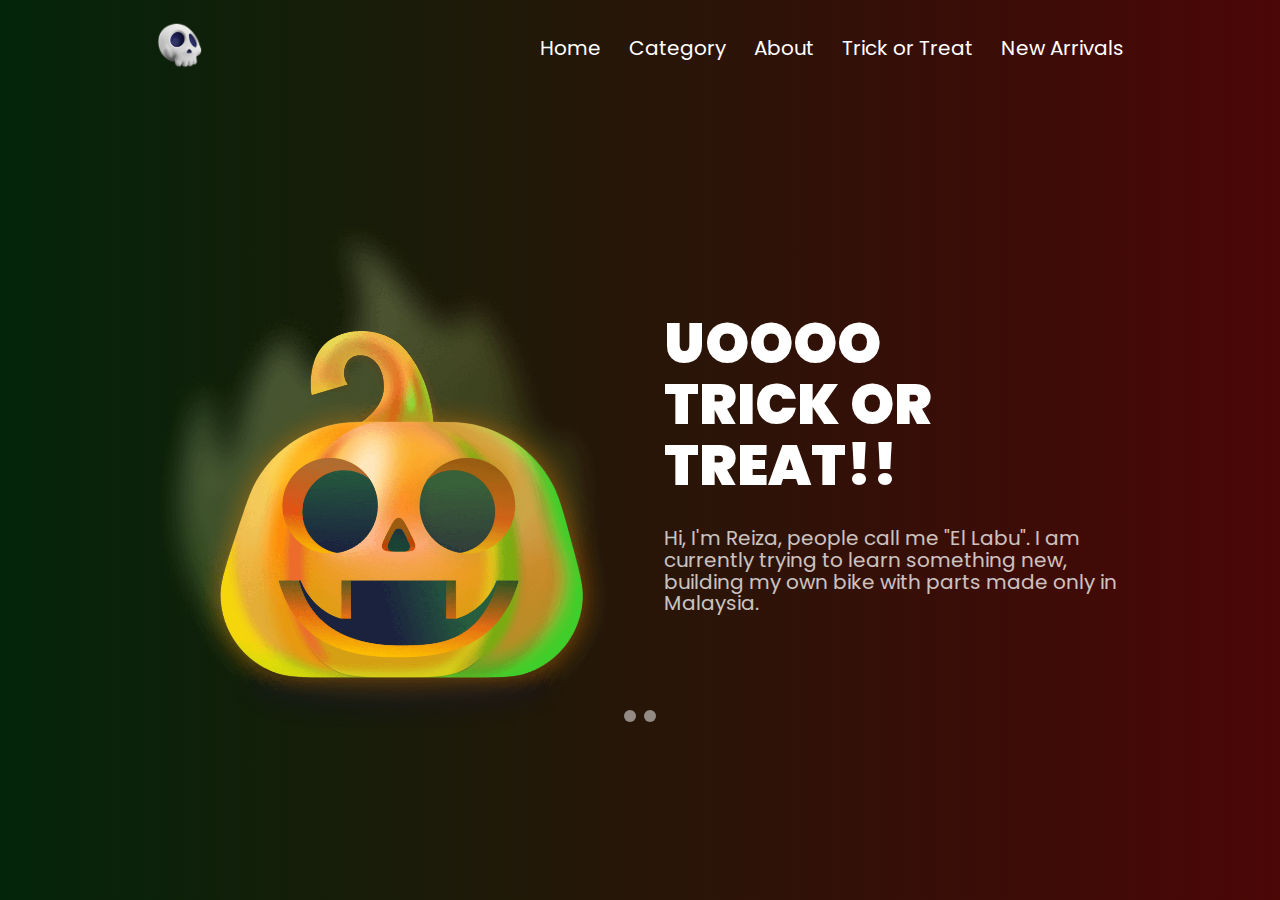
<file: index.html>
<!DOCTYPE html>
<html lang="en">

<head>
  <meta charset="UTF-8" />
  <meta http-equiv="X-UA-Compatible" content="IE=edge" />
  <meta name="viewport" content="width=device-width, initial-scale=1.0" />
  <title>Document</title>
  <link rel="preconnect" href="https://fonts.googleapis.com" />
  <link rel="preconnect" href="https://fonts.gstatic.com" crossorigin />
  <link
    href="https://fonts.googleapis.com/css2?family=Poppins:ital,wght@0,100;0,200;0,300;0,400;0,500;0,600;0,700;0,800;0,900;1,100;1,200;1,300;1,400;1,500;1,600;1,700;1,800;1,900&family=Roboto:ital,wght@0,100;0,300;0,400;0,500;0,700;0,900;1,100;1,300;1,400;1,500;1,700;1,900&family=Rubik:ital,wght@0,300;0,400;0,500;0,600;0,700;0,800;0,900;1,300;1,400;1,500;1,600;1,700;1,800;1,900&display=swap"
    rel="stylesheet" />
  <link rel="stylesheet" href="style.css" />
</head>

<body>
  <div class="site">
    <section class="site__wrapper">
      <div class="site__menu">
        <div class="menu__logo">
          <img src="./images/logo.png" height="48px" />
        </div>
        <div class="menu__list">
          <a class="menu__link" href="index.html">Home</a>
          <a class="menu__link" href="category.html">Category</a>
          <a class="menu__link" href="about.html">About</a>
          <a class="menu__link" href="trick_or_treat.html">Trick or Treat</a>
          <a class="menu__link" href="new.html">New Arrivals</a>
        </div>
      </div>

      <div class="site__content">
        <div class="site__slider">
          <div class="slider">
            <div id="slide_1" class="slider__block">
              <div class="slider__wrapper">
                <div class="slider__image">
                  <img class="image" src="./images/home1-img.png" />
                </div>
                <div class="slider__info">
                  <h1 class="info__title">
                    UOOOO
                    <br />
                    TRICK OR
                    <br />
                    TREAT!!
                  </h1>
                  <p class="info__description">
                    Hi, I'm Reiza, people call me "El Labu". I am currently trying
                    to learn something new, building my own bike with parts made
                    only in Malaysia.
                  </p>
                </div>
              </div>
            </div>
            <div id="slide_2" class="slider__block">
              <div class="slider__wrapper">
                <div class="slider__info">
                  <h1 class="info__title">
                    UOOOO
                    <br />
                    TRICK OR
                    <br />
                    TREAT!!
                  </h1>
                  <p class="info__description">
                    Hi, I'm Reiza, people call me "El Labu". I am currently trying
                    to learn something new, building my own bike with parts made
                    only in Malaysia.
                  </p>
                </div>
                <div class="slider__image">
                  <img class="image" src="./images/home2-img.png" />
                </div>
              </div>
            </div>
          </div>
          <div class="slider__menu">
            <div id="mark_1" class="menu__mark"></div>
            <div id="mark_2" class="menu__mark"></div>
          </div>
        </div>
      </div>
    </section>
  </div>
  <script src="jquery-3.6.0.min.js"></script>
  <script src="script.js"></script>
</body>

</html>
</file>
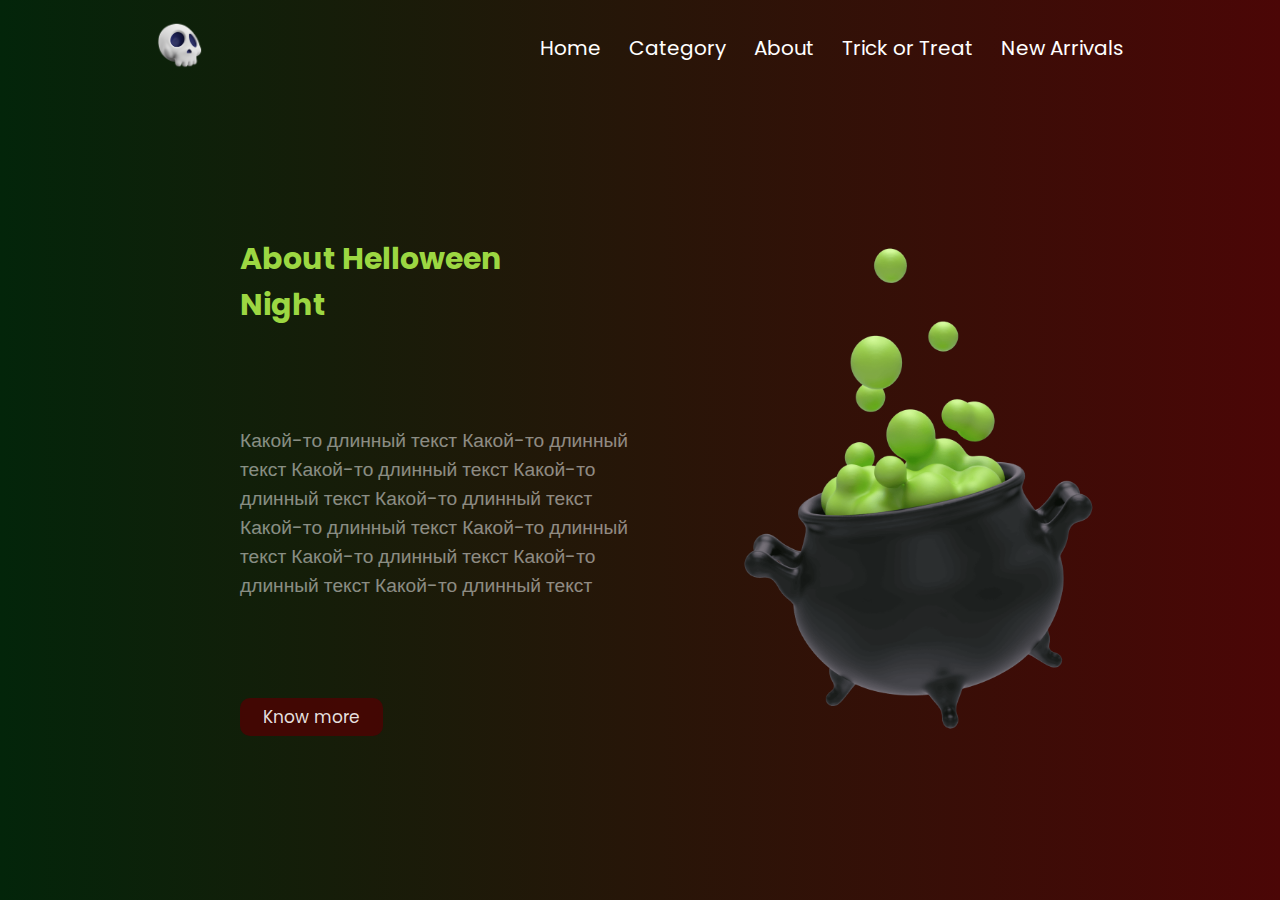
<file: about.html>
<!DOCTYPE html>
<html lang="en">

<head>
  <meta charset="UTF-8" />
  <meta http-equiv="X-UA-Compatible" content="IE=edge" />
  <meta name="viewport" content="width=device-width, initial-scale=1.0" />
  <title>Document</title>
  <link rel="preconnect" href="https://fonts.googleapis.com" />
  <link rel="preconnect" href="https://fonts.gstatic.com" crossorigin />
  <link
    href="https://fonts.googleapis.com/css2?family=Poppins:ital,wght@0,100;0,200;0,300;0,400;0,500;0,600;0,700;0,800;0,900;1,100;1,200;1,300;1,400;1,500;1,600;1,700;1,800;1,900&family=Roboto:ital,wght@0,100;0,300;0,400;0,500;0,700;0,900;1,100;1,300;1,400;1,500;1,700;1,900&family=Rubik:ital,wght@0,300;0,400;0,500;0,600;0,700;0,800;0,900;1,300;1,400;1,500;1,600;1,700;1,800;1,900&display=swap"
    rel="stylesheet" />
  <link rel="stylesheet" href="style.css" />
  <style>
  </style>
</head>

<body>
  <div class="site">
    <section class="site__wrapper">
      <div class="site__menu">
        <div class="menu__logo">
          <img src="./images/logo.png" height="48px" />
        </div>
        <div class="menu__list">
          <a class="menu__link" href="index.html">Home</a>
          <a class="menu__link" href="category.html">Category</a>
          <a class="menu__link" href="about.html">About</a>
          <a class="menu__link" href="trick_or_treat.html">Trick or Treat</a>
          <a class="menu__link" href="new.html">New Arrivals</a>
        </div>
      </div>

      <body>
          <div class="site_about">
                <div class="about_wrapper">
                    <h1 class="about_title">
                    About Helloween 
                   </br>
                    Night
                    </h1>
                    <p class="about_info">
                        Какой-то длинный текст Какой-то длинный текст Какой-то длинный текст Какой-то длинный текст Какой-то длинный текст Какой-то длинный текст Какой-то длинный текст Какой-то длинный текст Какой-то длинный текст Какой-то длинный текст 
                    </p>
                    <div class="about_button">
                        Know more
                    </div>

                </div>
                 
                <div class="about_image">
                    <img src="./images/about-img.png" height="500px"/>
                </div>
              
          </div>
      </body>
</file>
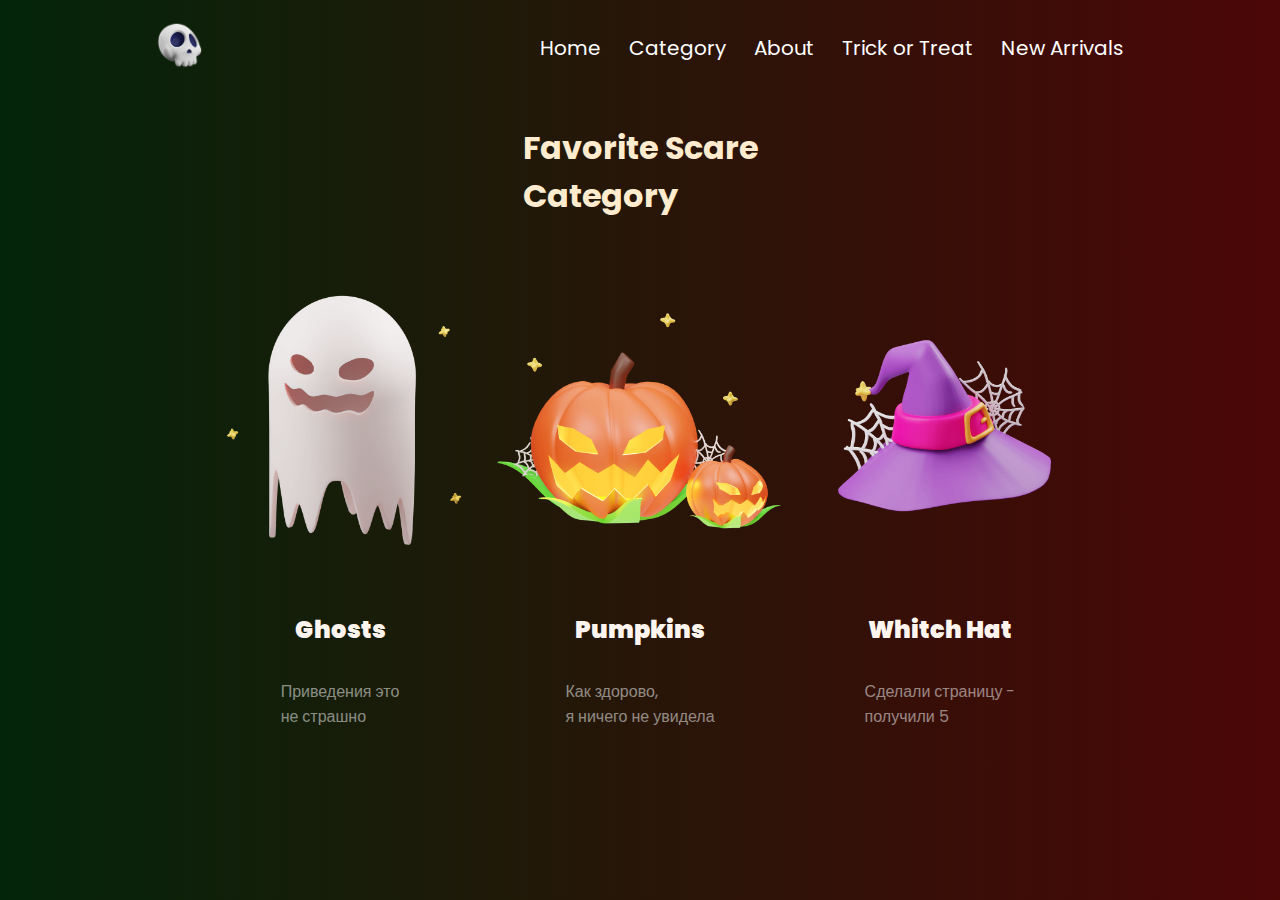
<file: category.html>
<!DOCTYPE html>
<html lang="en">

<head>
  <meta charset="UTF-8" />
  <meta http-equiv="X-UA-Compatible" content="IE=edge" />
  <meta name="viewport" content="width=device-width, initial-scale=1.0" />
  <title>Document</title>
  <link rel="preconnect" href="https://fonts.googleapis.com" />
  <link rel="preconnect" href="https://fonts.gstatic.com" crossorigin />
  <link
    href="https://fonts.googleapis.com/css2?family=Poppins:ital,wght@0,100;0,200;0,300;0,400;0,500;0,600;0,700;0,800;0,900;1,100;1,200;1,300;1,400;1,500;1,600;1,700;1,800;1,900&family=Roboto:ital,wght@0,100;0,300;0,400;0,500;0,700;0,900;1,100;1,300;1,400;1,500;1,700;1,900&family=Rubik:ital,wght@0,300;0,400;0,500;0,600;0,700;0,800;0,900;1,300;1,400;1,500;1,600;1,700;1,800;1,900&display=swap"
    rel="stylesheet" />
  <link rel="stylesheet" href="style.css" />
</head>

<body>
  <div class="site">
    <section class="site__wrapper">
      <div class="site__menu">
        <div class="menu__logo">
          <img src="./images/logo.png" height="48px" />
        </div>
        <div class="menu__list">
          <a class="menu__link" href="index.html">Home</a>
          <a class="menu__link" href="category.html">Category</a>
          <a class="menu__link" href="about.html">About</a>
          <a class="menu__link" href="trick_or_treat.html">Trick or Treat</a>
          <a class="menu__link" href="new.html">New Arrivals</a>
        </div>
      </div>

  <div class="site_category">
    <h1 class="title">
      Favorite Scare
      <br />
      Category
    </h1>
    <div class="section">
      <div class="section_one">
        <div class="section_image_one">
          <img src="./images/category1-img.png" height="300px"/>
        </div>
        <h2 class="section_title_one">
          <b>Ghosts</b>
        </h2>
        <div class="section_info_one">
          Приведения это
          <br />
          не страшно
        </div>
      </div>
      <div class="section_two">
        <div class="section_image_two">
          <img src="./images/category2-img.png" height="300px"/>
        </div>
        <h2 class="section_title_two">
          <b>Pumpkins</b>
        </h2>
        <div class="section_info_two">
          Как здорово,
          <br />
          я ничего не увидела 
        </div>
      </div>
      <div class="section_three">
        <div class="section_image_three">
          <img src="./images/category3-img.png" height="300px"/>
        </div>
        <h2 class="section_title_three">
          <b>Whitch Hat</b>
        </h2>
        <div class="section_info_three">
          Сделали страницу - 
          <br />
          получили 5
        </div>
      </div>
    </div> 
  </div>
    </section>
  </div>
  <script src="jquery-3.6.0.min.js"></script>
  <script src="script.js"></script>
</body>

</html>
</file>
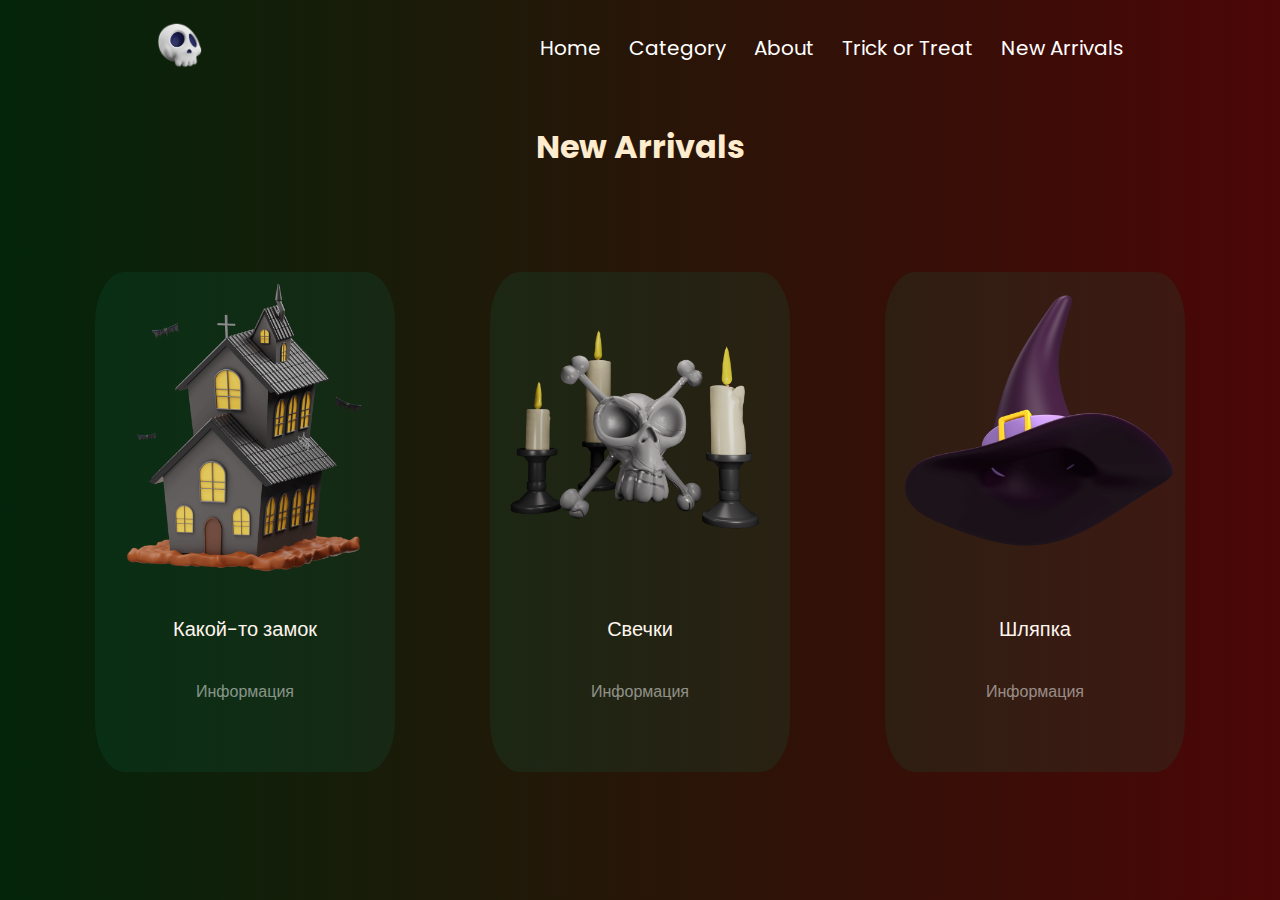
<file: new.html>
<!DOCTYPE html>
<html lang="en">

<head>
  <meta charset="UTF-8" />
  <meta http-equiv="X-UA-Compatible" content="IE=edge" />
  <meta name="viewport" content="width=device-width, initial-scale=1.0" />
  <title>Document</title>
  <link rel="preconnect" href="https://fonts.googleapis.com" />
  <link rel="preconnect" href="https://fonts.gstatic.com" crossorigin />
  <link
    href="https://fonts.googleapis.com/css2?family=Poppins:ital,wght@0,100;0,200;0,300;0,400;0,500;0,600;0,700;0,800;0,900;1,100;1,200;1,300;1,400;1,500;1,600;1,700;1,800;1,900&family=Roboto:ital,wght@0,100;0,300;0,400;0,500;0,700;0,900;1,100;1,300;1,400;1,500;1,700;1,900&family=Rubik:ital,wght@0,300;0,400;0,500;0,600;0,700;0,800;0,900;1,300;1,400;1,500;1,600;1,700;1,800;1,900&display=swap"
    rel="stylesheet" />
  <link rel="stylesheet" href="style.css" />
  <style>
  </style>
</head>

<body>
    <div class="site">
        <section class="site__wrapper">
            <div class="site__menu">
                <div class="menu__logo">
                <img src="./images/logo.png" height="48px" />
                </div>
                <div class="menu__list">
                <a class="menu__link" href="index.html">Home</a>
                <a class="menu__link" href="category.html">Category</a>
                <a class="menu__link" href="about.html">About</a>
                <a class="menu__link" href="trick_or_treat.html">Trick or Treat</a>
                <a class="menu__link" href="new.html">New Arrivals</a>
                </div>
            </div>
            <div class="new">
                <h1 class="new_title">
                    New Arrivals
                </h1>
                <div class="new_section">
                    <div class="new_section_one">
                        <div class="new_one_image">
                            <img src="./images/new1-img.png" height="300px">
                        </div>
                        <div class="new_one_title">
                            Какой-то замок
                        </div>
                        <div class="new_one_info">
                            Информация
                        </div>

                    </div>
                    <div class="new_section_two">
                        <div class="new_two_image">
                            <img src="./images/new2-img.png" height="300px">
                        </div>
                        <div class="new_two_title">
                            Свечки
                        </div>
                        <div class="new_two_info">
                            Информация
                        </div>

                    </div>
                    <div class="new_section_three">
                        <div class="new_three_image">
                            <img src="./images/new3-img.png" height="300px">
                        </div>
                        <div class="new_three_title">
                            Шляпка
                        </div>
                        <div class="new_three_info">
                            Информация
                        </div>

                    </div>

                </div>
            </div>
        </section>
    </div>
    
</body>
</file>
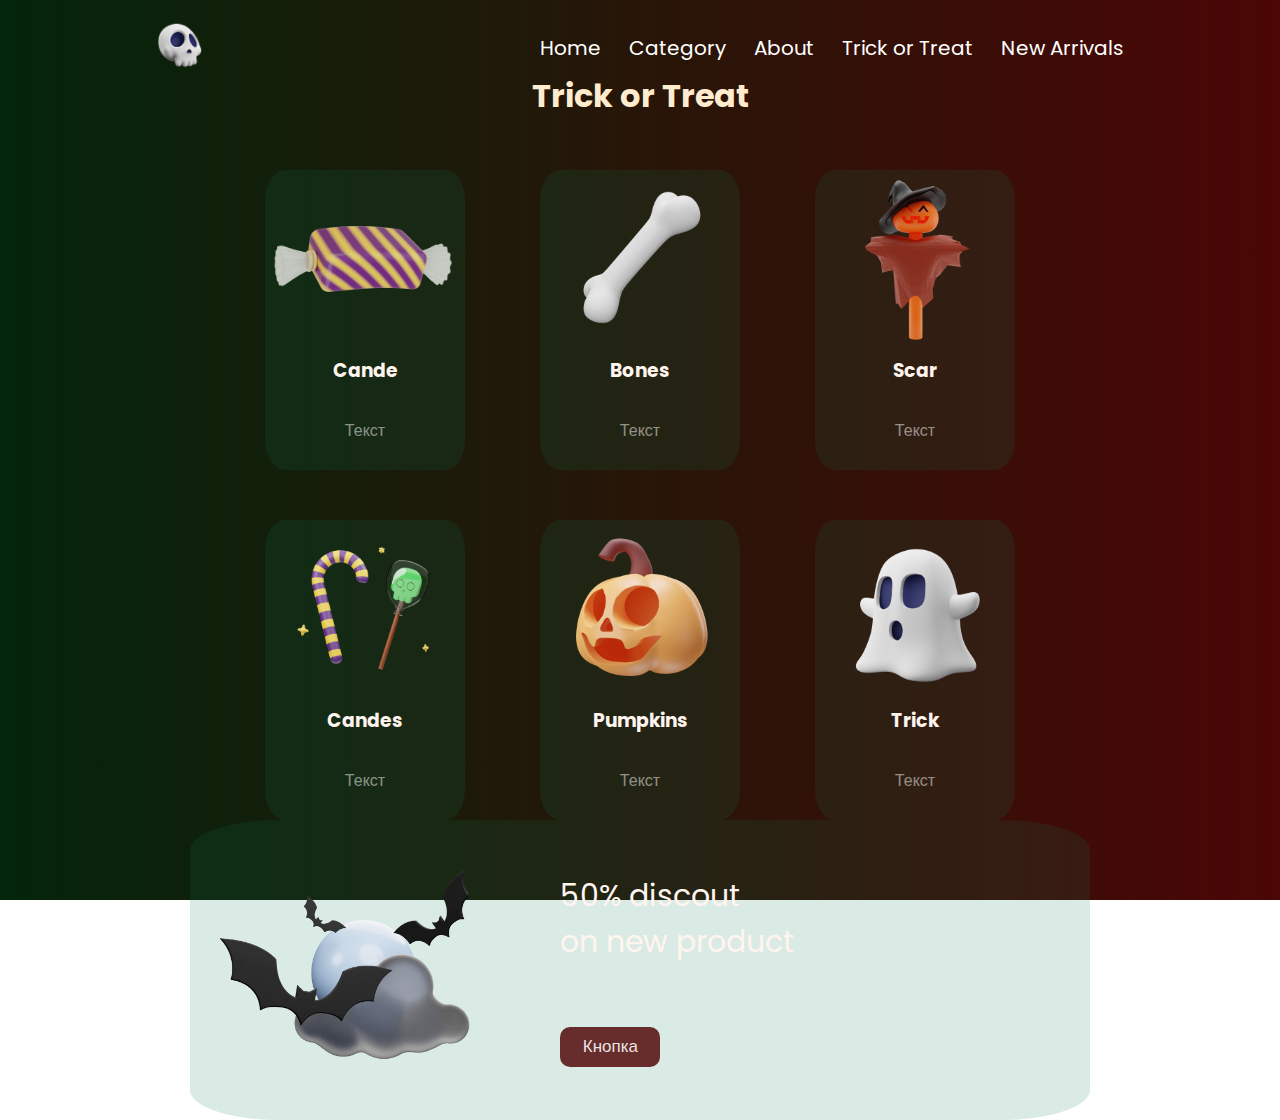
<file: trick_or_treat.html>
<!DOCTYPE html>
<html lang="en">

<head>
  <meta charset="UTF-8" />
  <meta http-equiv="X-UA-Compatible" content="IE=edge" />
  <meta name="viewport" content="width=device-width, initial-scale=1.0" />
  <title>Document</title>
  <link rel="preconnect" href="https://fonts.googleapis.com" />
  <link rel="preconnect" href="https://fonts.gstatic.com" crossorigin />
  <link
    href="https://fonts.googleapis.com/css2?family=Poppins:ital,wght@0,100;0,200;0,300;0,400;0,500;0,600;0,700;0,800;0,900;1,100;1,200;1,300;1,400;1,500;1,600;1,700;1,800;1,900&family=Roboto:ital,wght@0,100;0,300;0,400;0,500;0,700;0,900;1,100;1,300;1,400;1,500;1,700;1,900&family=Rubik:ital,wght@0,300;0,400;0,500;0,600;0,700;0,800;0,900;1,300;1,400;1,500;1,600;1,700;1,800;1,900&display=swap"
    rel="stylesheet" />
  <link rel="stylesheet" href="style.css" />
  <style>
  </style>
</head>

<body>
  <div class="site">
    <section class="site__wrapper">
      <div class="site__menu">
        <div class="menu__logo">
          <img src="./images/logo.png" height="48px" />
        </div>
        <div class="menu__list">
          <a class="menu__link" href="index.html">Home</a>
          <a class="menu__link" href="category.html">Category</a>
          <a class="menu__link" href="about.html">About</a>
          <a class="menu__link" href="trick_or_treat.html">Trick or Treat</a>
          <a class="menu__link" href="new.html">New Arrivals</a>
        </div>
      </div>
    

      <h1 class="Title">
          Trick or Treat
      </h1>
      <div class="Sections">
          <div class="oborot_one">
              <div class="Section_one">
                  <div class="Image_one">
                    <img src="./images/trick-treat1-img.png" height="175px">
                  </div>
                  <h3 class="Title_one">
                    Cande
                  </h3>
                  <div class="Text_one">
                  Текст
                  </div>

              </div>
              <div class="Section_two">
                  <div class="Image_two">
                    <img src="./images/trick-treat2-img.png" height="175px">
                  </div>
                  <h3 class="Title_two">
                    Bones
                  </h3>
                  <div class="Text_two">
                    Текст
                  </div>
              </div>
              <div class="Section_three">
                  <div class="Image_three">
                    <img src="./images/trick-treat3-img.png" height="175px">
                  </div>
                  <h3 class="Title_three">
                    Scar
                  </h3>
                  <div class="Text_three">
                    Текст
                  </div>
              </div>
          </div>
          <div class="oborot_two">
              <div class="Section_four">
              
                  <div class="Image_four">
                    <img src="./images/trick-treat4-img.png" height="175px">
                  </div>
                  <h3 class="Title_four">
                    Candes
                  </h3>
                  <div class="Text_four">
                    Текст
                  </div>
              </div>
              <div class="Section_five">
                  <div class="Image_five">
                    <img src="./images/trick-treat5-img.png" height="175px">
                  </div>
                  <h3 class="Title_five">
                    Pumpkins
                  </h3>
                  <div class="Text_five">
                    Текст
                  </div>
              </div>
              <div class="Section_six">
                  <div class="Image_six">
                    <img src="./images/trick-treat6-img.png" height="175px">
                  </div>
                  <h3 class="Title_six">
                    Trick
                  </h3>
                  <div class="Text_six">
                    Текст
                  </div>
              </div>
          </div>
      </div>
      <div class="Discount">
        <div class="ob_1">
          <div class="image">
              <img src="./images/discount-img.png" height="200px">
          </div>
          <div class="ob">
            <div class="text">
              50% discout 
            </br>
            on new product
            </div>
            <div class="button">
              Кнопка
            </div>
          </div>
        </div>
      </div>
    </section>
  </div>
  
</body>
</file>
<file: style.css>
.site {
    --body-color: linear-gradient(90deg, rgb(3, 37, 10) 0%, rgb(75, 6, 6) 100%);
}

* {
    margin: 0;
    padding: 0;
    box-sizing: border-box;

    font-family: 'Poppins', sans-serif;
}

html, body {
    width: 100%;
    height: 100%;
}

.site {
    width: 100%;
    height: 100%;
    background: var(--body-color);
}

.site__wrapper {
    width: 100%;
    height: 100%;
    display: flex;
    flex-direction: column;
    flex-wrap: nowrap;
    align-items: center;
    justify-content: flex-start;
}

.site__menu {
    padding-top: 24px;
    display: flex;
    width: 968px;
    height: 72px;
    flex-direction: row;
    justify-content: space-between;
    align-items: center;
}

.menu__link {
    font-size: 20px;
    cursor: pointer;
    color: white;
    text-decoration: none;
    margin-left: 24px;
}

.menu__link:hover {
    text-decoration: underline;
}

.site__content {
    height: 100%;
    width: 968px;
    display: flex;
    flex-direction: column;
    flex-wrap: nowrap;
    justify-content: center;
    align-items: stretch;
}

.site__slider {
    width: 968px;
    /* border: 2px solid brown; */
}

.slider__menu {
    display: flex;
    flex-wrap: nowrap;
    flex-direction: row;
    justify-content: center;
    align-items: center;
}

.menu__mark {
    width: 12px;
    height: 12px;
    border-radius: 50%;
    background-color: white;
    opacity: .5;
    cursor: pointer;
    transition: opacity ease .25s;
    margin: 0 4px;
}

.menu__mark:hover {
    opacity: 1;
}

.slider {
    width: 100%;
    height: 460px;
}

.slider__block {
    width: 100%;
    height: 460px;
    display: none;
}

.slider__wrapper {
    width: 100%;
    height: 460px;
    display: flex;
    flex-direction: row;
    flex-wrap: nowrap;
    justify-content: space-between;
    align-items: center;
}

.slider__image {
    width: 460px;
    /* height: 460px; */
}

.slider__image .image {
    width: 460px;
}

.slider__info {
    width: 460px;
    /* height: 460px; */
}

.info__title {
    color: white;
    font-size: 56px;
    font-weight: 900;
    line-height: 109%;
    margin-bottom: 32px;
}

.info__description {
    color: white;
    font-size: 20px;
    line-height: 109%;
    margin-bottom: 32px;
    opacity: .75;
}

.site_category {
    width: 900px;
    height: 900px;
}

.title {
    width: 900px;
    height: 200px;
    color: blanchedalmond;
    display: flex;
    flex-direction: column;
    flex-wrap: nowrap;
    justify-content: space-around;
    align-items: center;
}

.section {
    width: 900px;
    height: 500px;
    display: flex;
}

.section_one {
    width: 300px;
    height: 500px;
}

.section_two {
    width: 300px;
    height: 500px;
}

.section_three {
    width: 300px;
    height: 500px;
}

.section_title_one {
    color: seashell;
    width: 300px;
    height: 100px;
    display: flex;
    flex-direction: row;
    justify-content: center;
    align-items: center;

}

.section_info_one {
    width: 300px;
    height: 150px;
    color: rgba(255,255,255,0.5);
    display: flex;
    flex-wrap: nowrap;
    justify-content: center;
}

.section_title_two {
    color: seashell;
    width: 300px;
    height: 100px;
    display: flex;
    flex-direction: row;
    justify-content: center;
    align-items: center;

}

.section_info_two {
    width: 300px;
    height: 150px;
    color: rgba(255,255,255,0.5);
    display: flex;
    flex-wrap: nowrap;
    justify-content: center; 
}

.section_title_three {
    color: seashell;
    width: 300px;
    height: 100px;
    display: flex;
    flex-direction: row;
    justify-content: center;
    align-items: center;

}

.section_info_three {
    width: 300px;
    height: 150px;
    color: rgba(255,255,255,0.5); 
    display: flex;
    flex-wrap: nowrap;
    justify-content: center;
}


.site_about {
    width: 900px;
    height: 900px;
    display: flex;
    flex-direction: row;
    justify-content: center;
    align-items: center;
    flex-wrap: nowrap;
}

.about_wrapper {
    width: 500px;
    height: 500px;
    display: flex;
    flex-direction: column;
    flex-wrap: nowrap;
    align-items: flex-start;
}

.about_title {
    color: rgb(156 215 66);
    height: 100px;
    width: 300px;
    font-size: 30px;
}

.about_info {
    display: flex;
    flex-direction: column;
    justify-content: center;
    align-items: center;
    color: rgba(255,255,255,0.5);
    height: 500px;
    width: 400px;
    font-size: 120%;
}

.about_button { 
    display: flex; 
    bottom: 20px; 
    right: 20px;  
    background: #4d0303d1; 
    color: rgba(255, 255, 255, 0.877); 
    text-decoration: none; 
    padding: 6px 23px; 
    font-size: 17px;
    border-radius: 10px;
}

.about_image {
    width: 300px;
    height: 500px;
}


.Title {
    width: 900px;
    height: 200px;
    color: blanchedalmond;
    display: flex;
    flex-direction: column;
    flex-wrap: nowrap;
    justify-content: space-around;
    align-items: center;
}

.Sections {
    width: 900px;
    height: 900px;
    display: flex;
    flex-direction: column;
    justify-content: center;
    align-items: center;
    align-content: center;
}

.Section_one {
    width: 200px;
    height: 300px;
    border-radius: 10%;
    background-color: rgba(10, 118, 82, 0.153);
}

.Section_two {
    width: 200px;
    height: 300px;
    background-color: rgba(10, 118, 82, 0.153);
    border-radius: 10%;
}

.Section_three {
    width: 200px;
    height: 300px;
    background-color: rgba(10, 118, 82, 0.153);
    border-radius: 10%;
}

.Section_four {
    width: 200px;
    height: 300px;
    background-color: rgba(10, 118, 82, 0.153);
    border-radius: 10%;
}

.Section_five {
    width: 200px;
    height: 300px;
    background-color: rgba(10, 118, 82, 0.153);
    border-radius: 10%;
}

.Section_six {
    width: 200px;
    height: 300px;
    background-color: rgba(10, 118, 82, 0.153); 
    border-radius: 10%;
}

.oborot_one {
    width: 900px;
    height: 400px;
    display: flex;
    justify-content: space-evenly;
    align-items: center;
}

.oborot_two {
    width: 900px;
    height: 300px;
    display: flex;
    justify-content: space-evenly;
    align-items: center;
}

.Image_one {
    display: flex;
    flex-direction: row;
    justify-content: center;
}

.Image_two {
    display: flex;
    flex-direction: row;
    justify-content: center;
}

.Image_three {
    display: flex;
    flex-direction: row;
    justify-content: center;
}

.Image_four {
    display: flex;
    flex-direction: row;
    justify-content: center;
}

.Image_five {
    display: flex;
    flex-direction: row;
    justify-content: center;
}

.Image_six {
    display: flex;
    flex-direction: row;
    justify-content: center;
}

.Title_one {
    color: seashell;
    width: 200px;
    height: 50px;
    display: flex;
    flex-direction: row;
    justify-content: center;
    align-items: center;
}

.Title_two {
    color: seashell;
    width: 200px;
    height: 50px;
    display: flex;
    flex-direction: row;
    justify-content: center;
    align-items: center;
}

.Title_three {
    color: seashell;
    width: 200px;
    height: 50px;
    display: flex;
    flex-direction: row;
    justify-content: center;
    align-items: center;
}

.Title_four {
    color: seashell;
    width: 200px;
    height: 50px;
    display: flex;
    flex-direction: row;
    justify-content: center;
    align-items: center;
}

.Title_five {
    color: seashell;
    width: 200px;
    height: 50px;
    display: flex;
    flex-direction: row;
    justify-content: center;
    align-items: center;
}

.Title_six {
    color: seashell;
    width: 200px;
    height: 50px;
    display: flex;
    flex-direction: row;
    justify-content: center;
    align-items: center;
}

.Text_one {
    width: 200px;
    height: 70px;
    color: rgba(255,255,255,0.5);
    display: flex;
    justify-content: space-around;
    flex-direction: row;
    align-items: center;;
}

.Text_two {
    width: 200px;
    height: 70px;
    color: rgba(255,255,255,0.5);
    display: flex;
    justify-content: space-around;
    flex-direction: row;
    align-items: center;;
}

.Text_three {
    width: 200px;
    height: 70px;
    color: rgba(255,255,255,0.5);
    display: flex;
    justify-content: space-around;
    flex-direction: row;
    align-items: center;;
}

.Text_four {
    width: 200px;
    height: 70px;
    color: rgba(255,255,255,0.5);
    display: flex;
    justify-content: space-around;
    flex-direction: row;
    align-items: center;;
}

.Text_five {
    width: 200px;
    height: 70px;
    color: rgba(255,255,255,0.5);
    display: flex;
    justify-content: space-around;
    flex-direction: row;
    align-items: center;;
}

.Text_six {
    width: 200px;
    height: 70px;
    color: rgba(255,255,255,0.5);
    display: flex;
    justify-content: space-around;
    flex-direction: row;
    align-items: center;;
}

.Discount {
    width: 100%;
    height: 400px;
    display: flex;
    align-content: center;
    justify-content: center
}

.ob_1 {
    width: 900px;
    height: 300px;
    background-color: rgba(10, 118, 82, 0.153);
    border-radius: 10%;
    display: flex;
    flex-direction: row;
    flex-wrap: wrap;
    align-content: center;
    justify-content: space-around;
    align-items: center;
}

.ob {
    width: 500px;
    height: 300px;
    display: flex;
    flex-direction: column;
    flex-wrap: nowrap;
    align-content: flex-start;
    justify-content: space-evenly;
}

.text {
    font-size: 30px;
    width: 300px;
    height: 100px;
    color: seashell;
}

.button {
    width: 100px;
    height: 40px;
    display: flex; 
    bottom: 20px; 
    right: 20px;  
    background: #4d0303d1; 
    color: rgba(255, 255, 255, 0.877); 
    text-decoration: none; 
    padding: 6px 23px; 
    font-size: 17px;
    border-radius: 10px;
}

.new {
    width: 100%;
    height: 100%;
}

.new_title {
    width: 100%;
    height: 150px;
    color: blanchedalmond;
    display: flex;
    flex-direction: column;
    flex-wrap: nowrap;
    justify-content: space-around;
    align-items: center;
}

.new_section {
    width: 100%;
    height: 600px;
    display: flex;
    flex-direction: row;
    flex-wrap: nowrap;
    justify-content: space-evenly;
    align-items: center;
    align-content: space-around;
}

.new_section_one {
    width: 300px;
    height: 500px;
    background-color: rgba(10, 118, 82, 0.153);
    border-radius: 10%;
}

.new_one_title {
    color: seashell;
    width: 300px;
    height: 100px;
    display: flex;
    flex-direction: row;
    justify-content: center;
    align-items: center;
    font-size: 20px;
}

.new_one_info {
    width: 300px;
    height: 150px;
    color: rgba(255,255,255,0.5);
    display: flex;
    flex-wrap: nowrap;
    justify-content: center;
}

.new_section_two {
    width: 300px;
    height: 500px;
    background-color: rgba(10, 118, 82, 0.153);
    border-radius: 10%;
}

.new_two_title {
    color: seashell;
    width: 300px;
    height: 100px;
    display: flex;
    flex-direction: row;
    justify-content: center;
    align-items: center;
    font-size: 20px;
}

.new_two_info {
    width: 300px;
    height: 150px;
    color: rgba(255,255,255,0.5);
    display: flex;
    flex-wrap: nowrap;
    justify-content: center;
}

.new_section_three {
    width: 300px;
    height: 500px;
    background-color: rgba(10, 118, 82, 0.153);
    border-radius: 10%;
}

.new_three_title {
    color: seashell;
    width: 300px;
    height: 100px;
    display: flex;
    flex-direction: row;
    justify-content: center;
    align-items: center;
    font-size: 20px;
}

.new_three_info {
    width: 300px;
    height: 150px;
    color: rgba(255,255,255,0.5);
    display: flex;
    flex-wrap: nowrap;
    justify-content: center;
}
</file>
